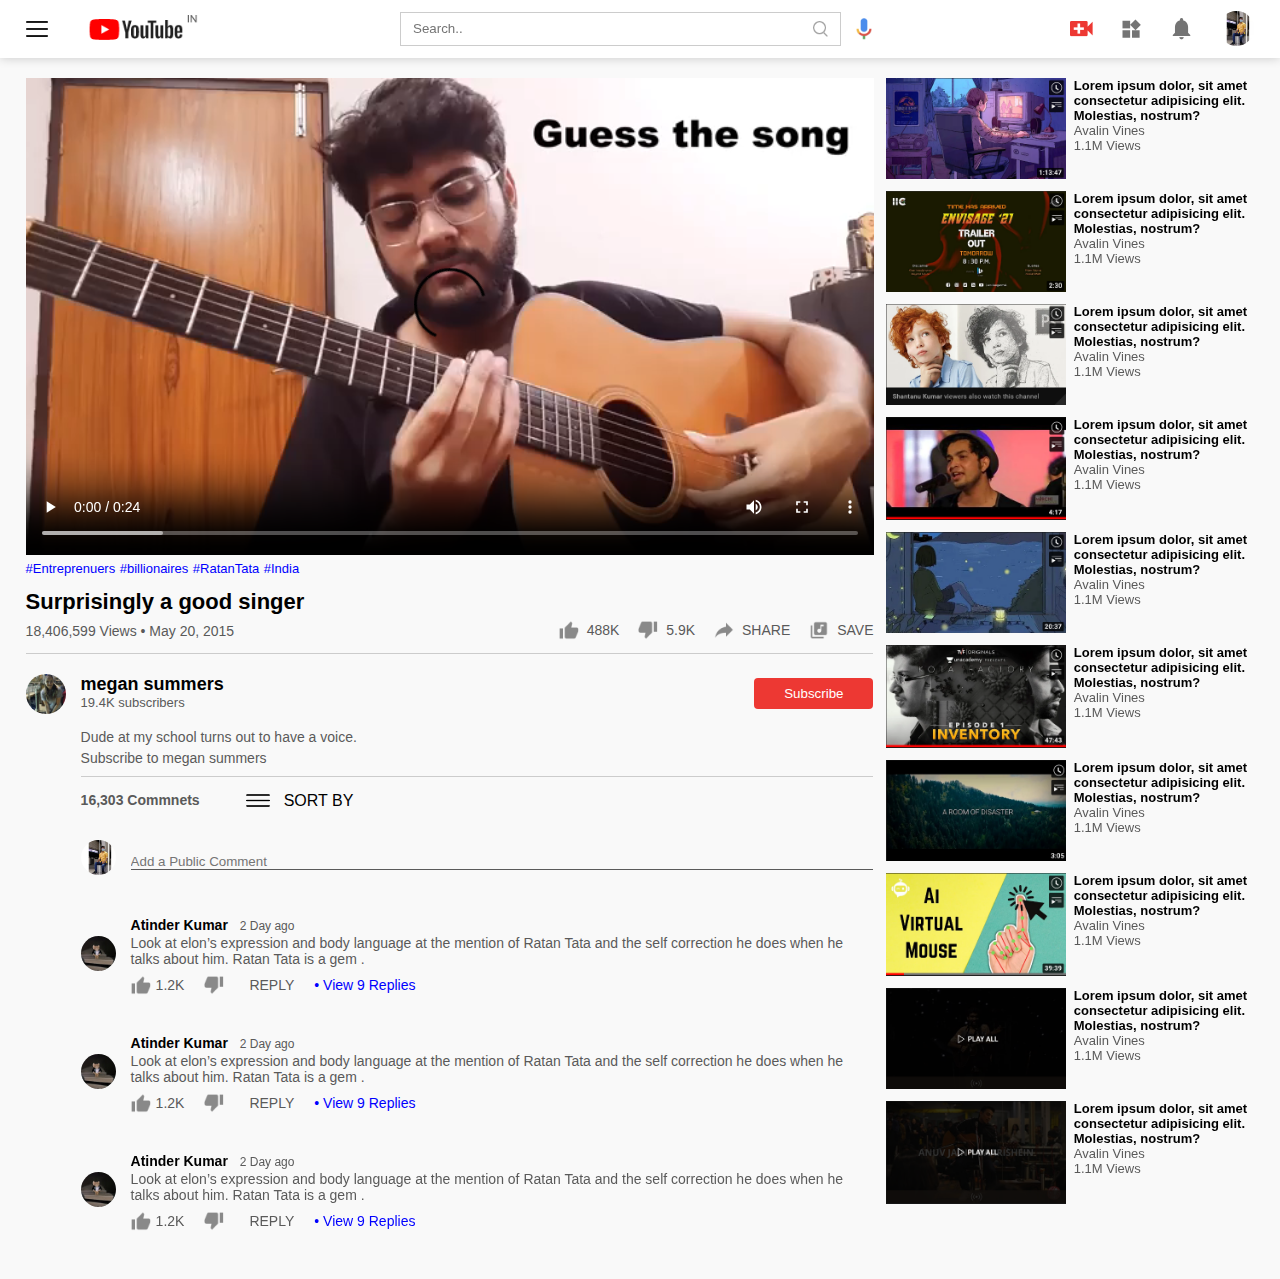
<file: video-1.html>
<!DOCTYPE html>
<html lang="en">

<head>
    <meta charset="UTF-8">
    <meta http-equiv="X-UA-Compatible" content="IE=edge">
    <meta name="viewport" content="width=device-width, initial-scale=1.0">
    <link rel="stylesheet" href="style.css">
    <title>Video 9| Elon musk and TATA</title>
</head>

<body>
    <nav class="flex-div">
        <div class="nav-left flex-div">
            <img src="./images/menu.png" class="menu-icon" alt="" srcset="">
            <img src="./images/logo.png" class="logo" alt="" srcset="">
        </div>
        <div class="nav-middle flex-div">
            <div class="search-box flex-div">
                <input type="text" placeholder="Search..">
                <img src="./images/search.png" alt="" srcset="">
            </div>
            <img src="./images/voice-search.png" class="mic-icon" alt="" srcset="">
        </div>
        <div class="nav-right flex-div">
            <img src="./images/upload.png" alt="" srcset="">
            <img src="./images/more.png" alt="" srcset="">
            <img src="./images/notification.png" alt="" srcset="">
            <img src="./images/nilava.jpeg" class="user-icon" alt="" srcset="">
        </div>
    </nav>


    <div class="container play-container">
        <div class="row">
            <div class="play-video">
                <video  controls autoplay>
                    <source src="./images/thumbnail1 video.mp4" type="video/mp4">
                </video>

                <div class="tags">
                    <a href="">#Entreprenuers</a> <a href="">#billionaires</a> <a href="">#RatanTata</a> <a
                        href="">#India</a>
                </div>
                <h3> Surprisingly a good singer</h3>
                <div class="play-video-info">
                    <p>18,406,599 Views &bull; May 20, 2015</p>
                    <div>
                        <a href="http://"><img src="./images/like.png">488K</a>
                        <a href="http://"><img src="./images/dislike.png">5.9K</a>
                        <a href="http://"><img src="./images/share.png">SHARE</a>
                        <a href="http://"><img src="./images/save.png">SAVE</a>
                    </div>
                </div>
                <hr>
                <div class="owner">
                    <img src="./images/thumbnail1-owner.jpg">
                    <div>
                        <p>megan summers</p>
                        <span>19.4K subscribers</span>
                    </div>
                    <button type="button">Subscribe</button>

                </div>

                <div class="vid-des">
                    <p>Dude at my school turns out to have a voice.</p>
                    <p>Subscribe to megan summers</p>
                    <hr>
                    <div class="cmnt">
                        <h4>16,303 Commnets</h4>
                        <img src="./images/menu.png" alt="" srcset="">
                        <span>SORT BY</span>
                    </div>

                    <div class="add-cmnt">
                        <img src="./images/nilava.jpeg" alt="" srcset="">
                        <input type="text" placeholder="Add a Public Comment">
                    </div>

                    <div class="old-cmnt">
                        <img src="./images/Harpreet.jpg" alt="" srcset="">
                        <div>
                            <h3>
                                Atinder Kumar <span>2 Day ago</span>
                            </h3>
                            <p>Look at elon’s expression and body language at the mention of Ratan Tata and the self
                                correction he does when he <br> talks about him. Ratan Tata is a gem .</p>

                                <div class="cmnt-react">
                                    <img src="./images/like.png" alt="" srcset="">
                                    <span>1.2K</span>
                                    <img src="./images/dislike.png" alt="" srcset="">
                                    <span></span>
                                    <span>REPLY</span>
                                    <!-- <a href="http://">ALL Replies</a> -->
                                    <div> &bull; View 9 Replies</div>
                                </div>
                        </div>
                    </div>

                    <div class="old-cmnt">
                        <img src="./images/Harpreet.jpg" alt="" srcset="">
                        <div>
                            <h3>
                                Atinder Kumar <span>2 Day ago</span>
                            </h3>
                            <p>Look at elon’s expression and body language at the mention of Ratan Tata and the self
                                correction he does when he <br> talks about him. Ratan Tata is a gem .</p>

                                <div class="cmnt-react">
                                    <img src="./images/like.png" alt="" srcset="">
                                    <span>1.2K</span>
                                    <img src="./images/dislike.png" alt="" srcset="">
                                    <span></span>
                                    <span>REPLY</span>
                                    <!-- <a href="http://">ALL Replies</a> -->
                                    <div> &bull; View 9 Replies</div>
                                </div>
                        </div>
                    </div>

                    <div class="old-cmnt">
                        <img src="./images/Harpreet.jpg" alt="" srcset="">
                        <div>
                            <h3>
                                Atinder Kumar <span>2 Day ago</span>
                            </h3>
                            <p>Look at elon’s expression and body language at the mention of Ratan Tata and the self
                                correction he does when he <br> talks about him. Ratan Tata is a gem .</p>

                                <div class="cmnt-react">
                                    <img src="./images/like.png" alt="" srcset="">
                                    <span>1.2K</span>
                                    <img src="./images/dislike.png" alt="" srcset="">
                                    <span></span>
                                    <span>REPLY</span>
                                    <!-- <a href="http://">ALL Replies</a> -->
                                    <div> &bull; View 9 Replies</div>
                                </div>
                        </div>
                    </div>

                    



                </div>
                <hr class="hide-hr">


            </div>
            <div class="right-sidebar">

                <div class="side-video-list">
                    <a href="" class="small-thumbnail"> <img src="./images/thumbnail19.png" alt="" srcset=""></a>
                    <div class="vid-info">
                        <a href="">Lorem ipsum dolor, sit amet consectetur adipisicing elit. Molestias, nostrum?</a>
                        <p>Avalin Vines</p>
                        <p>1.1M Views</p>
                    </div>
                </div>

                <div class="side-video-list">
                    <a href="" class="small-thumbnail"> <img src="./images/thumbnail10.png" alt="" srcset=""></a>
                    <div class="vid-info">
                        <a href="">Lorem ipsum dolor, sit amet consectetur adipisicing elit. Molestias, nostrum?</a>
                        <p>Avalin Vines</p>
                        <p>1.1M Views</p>
                    </div>
                </div>


                <div class="side-video-list">
                    <a href="" class="small-thumbnail"> <img src="./images/thumbnail11.png" alt="" srcset=""></a>
                    <div class="vid-info">
                        <a href="">Lorem ipsum dolor, sit amet consectetur adipisicing elit. Molestias, nostrum?</a>
                        <p>Avalin Vines</p>
                        <p>1.1M Views</p>
                    </div>
                </div>

                <div class="side-video-list">
                    <a href="video-12.html" class="small-thumbnail"> <img src="./images/thumbnail12.png" alt="" srcset=""></a>
                    <div class="vid-info">
                        <a href="video-12.html">Lorem ipsum dolor, sit amet consectetur adipisicing elit. Molestias, nostrum?</a>
                        <p>Avalin Vines</p>
                        <p>1.1M Views</p>
                    </div>
                </div>

                <div class="side-video-list">
                    <a href="" class="small-thumbnail"> <img src="./images/thumbnail13.png" alt="" srcset=""></a>
                    <div class="vid-info">
                        <a href="">Lorem ipsum dolor, sit amet consectetur adipisicing elit. Molestias, nostrum?</a>
                        <p>Avalin Vines</p>
                        <p>1.1M Views</p>
                    </div>
                </div>


                <div class="side-video-list">
                    <a href="" class="small-thumbnail"> <img src="./images/thumbnail14.png" alt="" srcset=""></a>
                    <div class="vid-info">
                        <a href="">Lorem ipsum dolor, sit amet consectetur adipisicing elit. Molestias, nostrum?</a>
                        <p>Avalin Vines</p>
                        <p>1.1M Views</p>
                    </div>
                </div>


                <div class="side-video-list">
                    <a href="" class="small-thumbnail"> <img src="./images/thumbnail15.png" alt="" srcset=""></a>
                    <div class="vid-info">
                        <a href="">Lorem ipsum dolor, sit amet consectetur adipisicing elit. Molestias, nostrum?</a>
                        <p>Avalin Vines</p>
                        <p>1.1M Views</p>
                    </div>
                </div>

                <div class="side-video-list">
                    <a href="" class="small-thumbnail"> <img src="./images/thumbnail16.png" alt="" srcset=""></a>
                    <div class="vid-info">
                        <a href="">Lorem ipsum dolor, sit amet consectetur adipisicing elit. Molestias, nostrum?</a>
                        <p>Avalin Vines</p>
                        <p>1.1M Views</p>
                    </div>
                </div>


                <div class="side-video-list">
                    <a href="" class="small-thumbnail"> <img src="./images/thumbnail17.png" alt="" srcset=""></a>
                    <div class="vid-info">
                        <a href="">Lorem ipsum dolor, sit amet consectetur adipisicing elit. Molestias, nostrum?</a>
                        <p>Avalin Vines</p>
                        <p>1.1M Views</p>
                    </div>
                </div>

                <div class="side-video-list">
                    <a href="" class="small-thumbnail"> <img src="./images/thumbnail18.png" alt="" srcset=""></a>
                    <div class="vid-info">
                        <a href="">Lorem ipsum dolor, sit amet consectetur adipisicing elit. Molestias, nostrum?</a>
                        <p>Avalin Vines</p>
                        <p>1.1M Views</p>
                    </div>
                </div>



            </div>
        </div>
    </div>




</body>

</html>
</file>
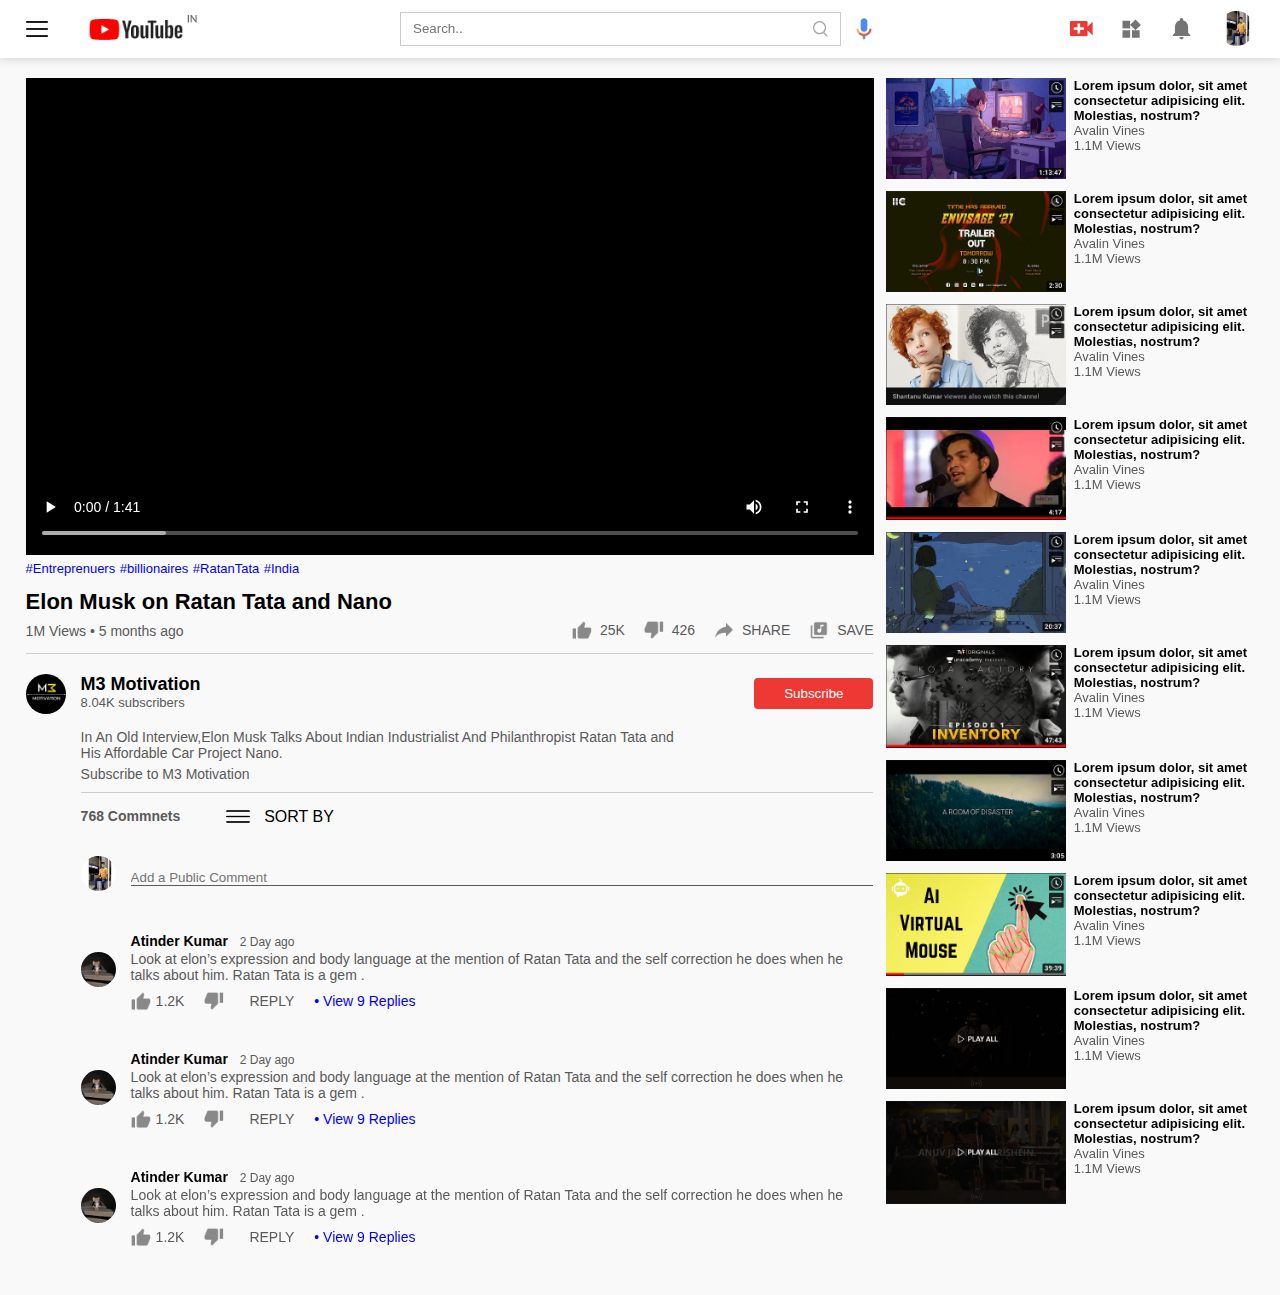
<file: video-9.html>
<!DOCTYPE html>
<html lang="en">

<head>
    <meta charset="UTF-8">
    <meta http-equiv="X-UA-Compatible" content="IE=edge">
    <meta name="viewport" content="width=device-width, initial-scale=1.0">
    <link rel="stylesheet" href="style.css">
    <title>Video 9| Elon musk and TATA</title>
</head>

<body>
    <nav class="flex-div">
        <div class="nav-left flex-div">
            <img src="./images/menu.png" class="menu-icon" alt="" srcset="">
            <img src="./images/logo.png" class="logo" alt="" srcset="">
        </div>
        <div class="nav-middle flex-div">
            <div class="search-box flex-div">
                <input type="text" placeholder="Search..">
                <img src="./images/search.png" alt="" srcset="">
            </div>
            <img src="./images/voice-search.png" class="mic-icon" alt="" srcset="">
        </div>
        <div class="nav-right flex-div">
            <img src="./images/upload.png" alt="" srcset="">
            <img src="./images/more.png" alt="" srcset="">
            <img src="./images/notification.png" alt="" srcset="">
            <img src="./images/nilava.jpeg" class="user-icon" alt="" srcset="">
        </div>
    </nav>


    <div class="container play-container">
        <div class="row">
            <div class="play-video">
                <video controls autoplay>
                    <source src="./images/thumbnail9 video.mp4" type="video/mp4">
                </video>

                <div class="tags">
                    <a href="">#Entreprenuers</a> <a href="">#billionaires</a> <a href="">#RatanTata</a> <a
                        href="">#India</a>
                </div>
                <h3>Elon Musk on Ratan Tata and Nano</h3>
                <div class="play-video-info">
                    <p>1M Views &bull; 5 months ago</p>
                    <div>
                        <a href="http://"><img src="./images/like.png">25K</a>
                        <a href="http://"><img src="./images/dislike.png">426</a>
                        <a href="http://"><img src="./images/share.png">SHARE</a>
                        <a href="http://"><img src="./images/save.png">SAVE</a>
                    </div>
                </div>
                <hr>
                <div class="owner">
                    <img src="./images/M3 Motivation.jpg">
                    <div>
                        <p>M3 Motivation</p>
                        <span>8.04K subscribers</span>
                    </div>
                    <button type="button">Subscribe</button>

                </div>

                <div class="vid-des">
                    <p>In An Old Interview,Elon Musk Talks About Indian Industrialist And Philanthropist Ratan Tata and
                        <br> His Affordable Car Project Nano.</p>
                    <p>Subscribe to M3 Motivation</p>
                    <hr>
                    <div class="cmnt">
                        <h4>768 Commnets</h4>
                        <img src="./images/menu.png" alt="" srcset="">
                        <span>SORT BY</span>
                    </div>

                    <div class="add-cmnt">
                        <img src="./images/nilava.jpeg" alt="" srcset="">
                        <input type="text" placeholder="Add a Public Comment">
                    </div>

                    <div class="old-cmnt">
                        <img src="./images/Harpreet.jpg" alt="" srcset="">
                        <div>
                            <h3>
                                Atinder Kumar <span>2 Day ago</span>
                            </h3>
                            <p>Look at elon’s expression and body language at the mention of Ratan Tata and the self
                                correction he does when he <br> talks about him. Ratan Tata is a gem .</p>

                                <div class="cmnt-react">
                                    <img src="./images/like.png" alt="" srcset="">
                                    <span>1.2K</span>
                                    <img src="./images/dislike.png" alt="" srcset="">
                                    <span></span>
                                    <span>REPLY</span>
                                    <!-- <a href="http://">ALL Replies</a> -->
                                    <div> &bull; View 9 Replies</div>
                                </div>
                        </div>
                    </div>

                    <div class="old-cmnt">
                        <img src="./images/Harpreet.jpg" alt="" srcset="">
                        <div>
                            <h3>
                                Atinder Kumar <span>2 Day ago</span>
                            </h3>
                            <p>Look at elon’s expression and body language at the mention of Ratan Tata and the self
                                correction he does when he <br> talks about him. Ratan Tata is a gem .</p>

                                <div class="cmnt-react">
                                    <img src="./images/like.png" alt="" srcset="">
                                    <span>1.2K</span>
                                    <img src="./images/dislike.png" alt="" srcset="">
                                    <span></span>
                                    <span>REPLY</span>
                                    <!-- <a href="http://">ALL Replies</a> -->
                                    <div> &bull; View 9 Replies</div>
                                </div>
                        </div>
                    </div>

                    <div class="old-cmnt">
                        <img src="./images/Harpreet.jpg" alt="" srcset="">
                        <div>
                            <h3>
                                Atinder Kumar <span>2 Day ago</span>
                            </h3>
                            <p>Look at elon’s expression and body language at the mention of Ratan Tata and the self
                                correction he does when he <br> talks about him. Ratan Tata is a gem .</p>

                                <div class="cmnt-react">
                                    <img src="./images/like.png" alt="" srcset="">
                                    <span>1.2K</span>
                                    <img src="./images/dislike.png" alt="" srcset="">
                                    <span></span>
                                    <span>REPLY</span>
                                    <!-- <a href="http://">ALL Replies</a> -->
                                    <div> &bull; View 9 Replies</div>
                                </div>
                        </div>
                    </div>

                    



                </div>
                <hr class="hide-hr">


            </div>
            <div class="right-sidebar">

                <div class="side-video-list">
                    <a href="" class="small-thumbnail"> <img src="./images/thumbnail19.png" alt="" srcset=""></a>
                    <div class="vid-info">
                        <a href="">Lorem ipsum dolor, sit amet consectetur adipisicing elit. Molestias, nostrum?</a>
                        <p>Avalin Vines</p>
                        <p>1.1M Views</p>
                    </div>
                </div>

                <div class="side-video-list">
                    <a href="" class="small-thumbnail"> <img src="./images/thumbnail10.png" alt="" srcset=""></a>
                    <div class="vid-info">
                        <a href="">Lorem ipsum dolor, sit amet consectetur adipisicing elit. Molestias, nostrum?</a>
                        <p>Avalin Vines</p>
                        <p>1.1M Views</p>
                    </div>
                </div>


                <div class="side-video-list">
                    <a href="" class="small-thumbnail"> <img src="./images/thumbnail11.png" alt="" srcset=""></a>
                    <div class="vid-info">
                        <a href="">Lorem ipsum dolor, sit amet consectetur adipisicing elit. Molestias, nostrum?</a>
                        <p>Avalin Vines</p>
                        <p>1.1M Views</p>
                    </div>
                </div>

                <div class="side-video-list">
                    <a href="" class="small-thumbnail"> <img src="./images/thumbnail12.png" alt="" srcset=""></a>
                    <div class="vid-info">
                        <a href="">Lorem ipsum dolor, sit amet consectetur adipisicing elit. Molestias, nostrum?</a>
                        <p>Avalin Vines</p>
                        <p>1.1M Views</p>
                    </div>
                </div>

                <div class="side-video-list">
                    <a href="" class="small-thumbnail"> <img src="./images/thumbnail13.png" alt="" srcset=""></a>
                    <div class="vid-info">
                        <a href="">Lorem ipsum dolor, sit amet consectetur adipisicing elit. Molestias, nostrum?</a>
                        <p>Avalin Vines</p>
                        <p>1.1M Views</p>
                    </div>
                </div>


                <div class="side-video-list">
                    <a href="" class="small-thumbnail"> <img src="./images/thumbnail14.png" alt="" srcset=""></a>
                    <div class="vid-info">
                        <a href="">Lorem ipsum dolor, sit amet consectetur adipisicing elit. Molestias, nostrum?</a>
                        <p>Avalin Vines</p>
                        <p>1.1M Views</p>
                    </div>
                </div>


                <div class="side-video-list">
                    <a href="" class="small-thumbnail"> <img src="./images/thumbnail15.png" alt="" srcset=""></a>
                    <div class="vid-info">
                        <a href="">Lorem ipsum dolor, sit amet consectetur adipisicing elit. Molestias, nostrum?</a>
                        <p>Avalin Vines</p>
                        <p>1.1M Views</p>
                    </div>
                </div>

                <div class="side-video-list">
                    <a href="" class="small-thumbnail"> <img src="./images/thumbnail16.png" alt="" srcset=""></a>
                    <div class="vid-info">
                        <a href="">Lorem ipsum dolor, sit amet consectetur adipisicing elit. Molestias, nostrum?</a>
                        <p>Avalin Vines</p>
                        <p>1.1M Views</p>
                    </div>
                </div>


                <div class="side-video-list">
                    <a href="" class="small-thumbnail"> <img src="./images/thumbnail17.png" alt="" srcset=""></a>
                    <div class="vid-info">
                        <a href="">Lorem ipsum dolor, sit amet consectetur adipisicing elit. Molestias, nostrum?</a>
                        <p>Avalin Vines</p>
                        <p>1.1M Views</p>
                    </div>
                </div>

                <div class="side-video-list">
                    <a href="" class="small-thumbnail"> <img src="./images/thumbnail18.png" alt="" srcset=""></a>
                    <div class="vid-info">
                        <a href="">Lorem ipsum dolor, sit amet consectetur adipisicing elit. Molestias, nostrum?</a>
                        <p>Avalin Vines</p>
                        <p>1.1M Views</p>
                    </div>
                </div>



            </div>
        </div>
    </div>




</body>

</html>
</file>
<file: style.css>
*{
    margin: 0;
    padding: 0;
    font-family:'poppins' , sans-serif;
    box-sizing: border-box;
}
a{
    text-decoration: none;
    color: #5a5a5a;
}

img{
    cursor: pointer;
}

.flex-div{
     display: flex;
     align-items: center;

}
nav{
    padding: 0px 2%;
    justify-content: space-between;
    box-shadow: 0 0 10px rgba(0, 0, 0, 0.2);
    background: #fff;
    position: sticky;
    top: 0;
    z-index: 10;
}


.nav-right img{
    width: 25px;
    margin-right: 25px;
}

.nav-right .user-icon{
width: 35px;
margin-right: 0px;
border-radius: 50%;

}

.nav-left .menu-icon{
    width: 22px;
    margin-right: 25px;

}

.nav-left .logo{
    width: 130px;

}

.nav-middle .mic-icon{
    width: 16px;

}
.nav-middle .search-box{
    border: 1px solid #ccc;
    margin-right: 15px;
    padding: 8px 12px;
    /* border-radius: 25px; */
}

.nav-middle .search-box input{
    width: 400px;
    border: 0;
    outline: 0;
    background: transparent;
}
.nav-middle .search-box img{
    width: 15px;
   
}

/* sidebar */
.sidebar{
    background: #fff;
    width: 15%;
    height: 100vh;
    position: fixed;
    top: 0;
    padding-left: 2%;
    padding-top: 98px;

}

.shortcut-links a img{
width: 20px;
margin-right: 20px;
}

.shortcut-links a{
    display: flex;
    align-items: center;
    margin-bottom: 20px;
    width: fit-content;
    flex-wrap: wrap;
    margin-top: 13px;
}


.shortcut-links a:first-child{
    color: #ed3833;
}

.sidebar hr{
    border: 0;
    height: 1px;
    background: #ccc;
    width: 85%;
}
.subscribed-list h3{
    font-size: 13px;
    margin: 20px 0;
    color: #5a5a5a;
}
.subscribed-list a{
    display: flex;
    align-items: center;
    margin-bottom: 20px;
    width: fit-content;
    flex-wrap: wrap;
}
.subscribed-list a img{
    width: 25px;
    border-radius: 50%;
    margin-right: 28px;
}


.small-sidebar{
    width: 5%;
}
.small-sidebar .shortcut-links a p  , .small-sidebar .subscribed-list a , .small-sidebar h3{
    display: none;
}

.small-sidebar hr{
    width: 50%;
    margin-bottom: 25px;
    display: none;

}
/* main Body */
.container{
   background: #f9f9f9;
   padding-left: 17%;
   padding-right: 2%;
   padding-top: 20px;
   padding-bottom: 20px;
}
.large-container{
    padding-left: 7%; 
}
.banner{
    width: 100%;
    display: none;
}

.banner img{
    width: 100%;
    border-radius: 8px;
}


.list-container{
    display: grid;
    grid-template-columns: repeat(auto-fit, minmax(250px, 1fr));
    grid-column-gap: 16px;
    grid-row-gap: 30px;
    margin-top: 15px;
}

.vid-list .thumbnail{
   width: 100%;
   border-radius: 5px;

}
.vid-list .flex-div{
    align-items: flex-start;
    margin-top: 7px;
}

.vid-list .flex-div img{
    width: 35px;
    margin-right: 10px;
    border-radius: 50%;
}

.vid-info{
    color: #5a5a5a;
    font-size: 13px;

}

.vid-info a{
    color: black;
    font-weight: 600;
    display: block;
    margin: bottom 5px;;
}


@media (max-width: 900px) {
    .menu-icon{
        display: none;
    }

    .sidebar{
        display: none;
    } 

   .container, .large-container{
       padding-left: 5%;
       padding-right: 5%;   
   }

   /* .nav-right img{
  
    display: none;
   } */

   .nav-right .user-icon{
       display: block;
       width: 30px;
   }

   .nav-middle .search-box {
       width: 100px;
       display: none;

   }

   .nav-middle .mic-icon{
       display: none;
   }

   .logo{
       width: 90px;
   }

}

/*******      Video -9      *****/


.play-container{
    padding-left: 2% !important;
}

.row{
    display: flex;
    justify-content: space-between;
    flex-wrap: wrap;

}
.play-video{
    flex-basis: 69%;
}

.right-sidebar{
    flex-basis: 30%;
}

.play-video video{
    width: 100%;
}
.side-video-list{

    display: flex;
    justify-content: space-between;
    margin-bottom: 8px;
}

.side-video-list img{
    width: 100%;

}
.side-video-list .small-thumbnail{
    flex-basis: 49%;

}

.side-video-list .vid-info{

    flex-basis: 49%;
}

.play-video .tags a{
   
    color: #0000ff;
    font-size: 13px;
}

.play-video h3{
    font-weight: 600;
    font-size: 22px;
    margin-top: 12px;
}

.play-video .play-video-info{
    display: flex;
    align-items: center;
    justify-content: space-between;
    flex-wrap: wrap;
    margin-top: 5px;
    font-size: 14px;
    color: #5a5a5a;
}

.play-video .play-video-info a img{
    width: 20px;
    margin-right: 8px;

}

.play-video .play-video-info a{
    display: inline-flex;
    align-items: center;
    margin-left: 15px;

}

.play-video hr{
    border: 0;
    height: 1px;
    background: #ccc;
    margin: 10px 0;
}

.owner{
    display: flex;
    align-items: center;
    margin-top: 20px;
}

.owner div{
    flex: 1;
    line-height: 18px;   
}

.owner img{
    width: 40px;
    border-radius: 50%;
    margin-right: 15px;
}

.owner p{
    color: #000;
    font-weight: 600;
    font-size: 18px;
}


.owner span{
    font-size: 13px;
    color: #5a5a5a;
}


.owner button{
    background: #ed3833;
    color: #fff;
    padding: 8px 30px;
    border: 0;
    outline: 0;
    border-radius: 4px;
    cursor: pointer;
}

.vid-des{
    padding-left: 55px;
    margin: 15px 0;
}

.vid-des p{
    
    font-size: 14px;
    margin-bottom: 5px;
    color: #5a5a5a;
}

.vid-des .cmnt{
    display: flex;
    margin-top: 15px;
}
.cmnt img{
    width: 24px;
    height: 17px;
    margin-left: 46px;
    margin-right: 14px;
}

.vid-des h4{
    font-size: 14px;
    color: #5a5a5a;
    /* margin-top: 15px; */
}

.add-cmnt{
    display: flex;
    align-items: center;
    margin: 30px 0;
}

.add-cmnt img{
    width: 35px;
    border-radius: 50%;
    margin-right: 15px;
}

.add-cmnt input{
    border: 0;
    outline: 0;
    border-bottom: 1px solid #5a5a5a;
    width: 100%;
    padding-top: 10px;
    background: transparent;
}

.old-cmnt{
    display: flex;
    align-items: center;
    margin: 20px 0;
}

.old-cmnt img{
    width: 35px;
    border-radius: 50%;
    margin-right: 15px;
}

.old-cmnt h3{
    font-size: 14px;
    margin-bottom: 2px;
}

.old-cmnt h3 span{
    font-size: 12px;
    color: #5a5a5a;
    font-weight: 500;
    margin-left: 8px;
}

.old-cmnt .cmnt-react{
    display: flex;
    align-items: center;
    margin:8px 0;
    font-size: 14px;
}

.old-cmnt .cmnt-react img{

    width: 20px;
    border-radius: 0;
    margin-right: 5px;
}

.old-cmnt .cmnt-react span{
    margin-right: 20px;
    color: #5a5a5a;

}

.old-cmnt .cmnt-react div{
    color: blue;
    display: block;
}
.hide-hr{
    display: none;
}
@media (max-width: 900px){

    .play-video{
        flex-basis: 100%;
    }


    .right-sidebar{
        flex-basis: 100%;
        margin-top: 35px;
    }

    .play-container{
        padding-left: 5%;
    }

    .vid-des {
        padding-left: 5px;
    }
 
    .play-video .play-video-info a{
        margin-left: 0;
        margin-right: 15px;
        margin-top: 15px;
    }
    
    .hide-hr{
        display: block;
    }

}
</file>
